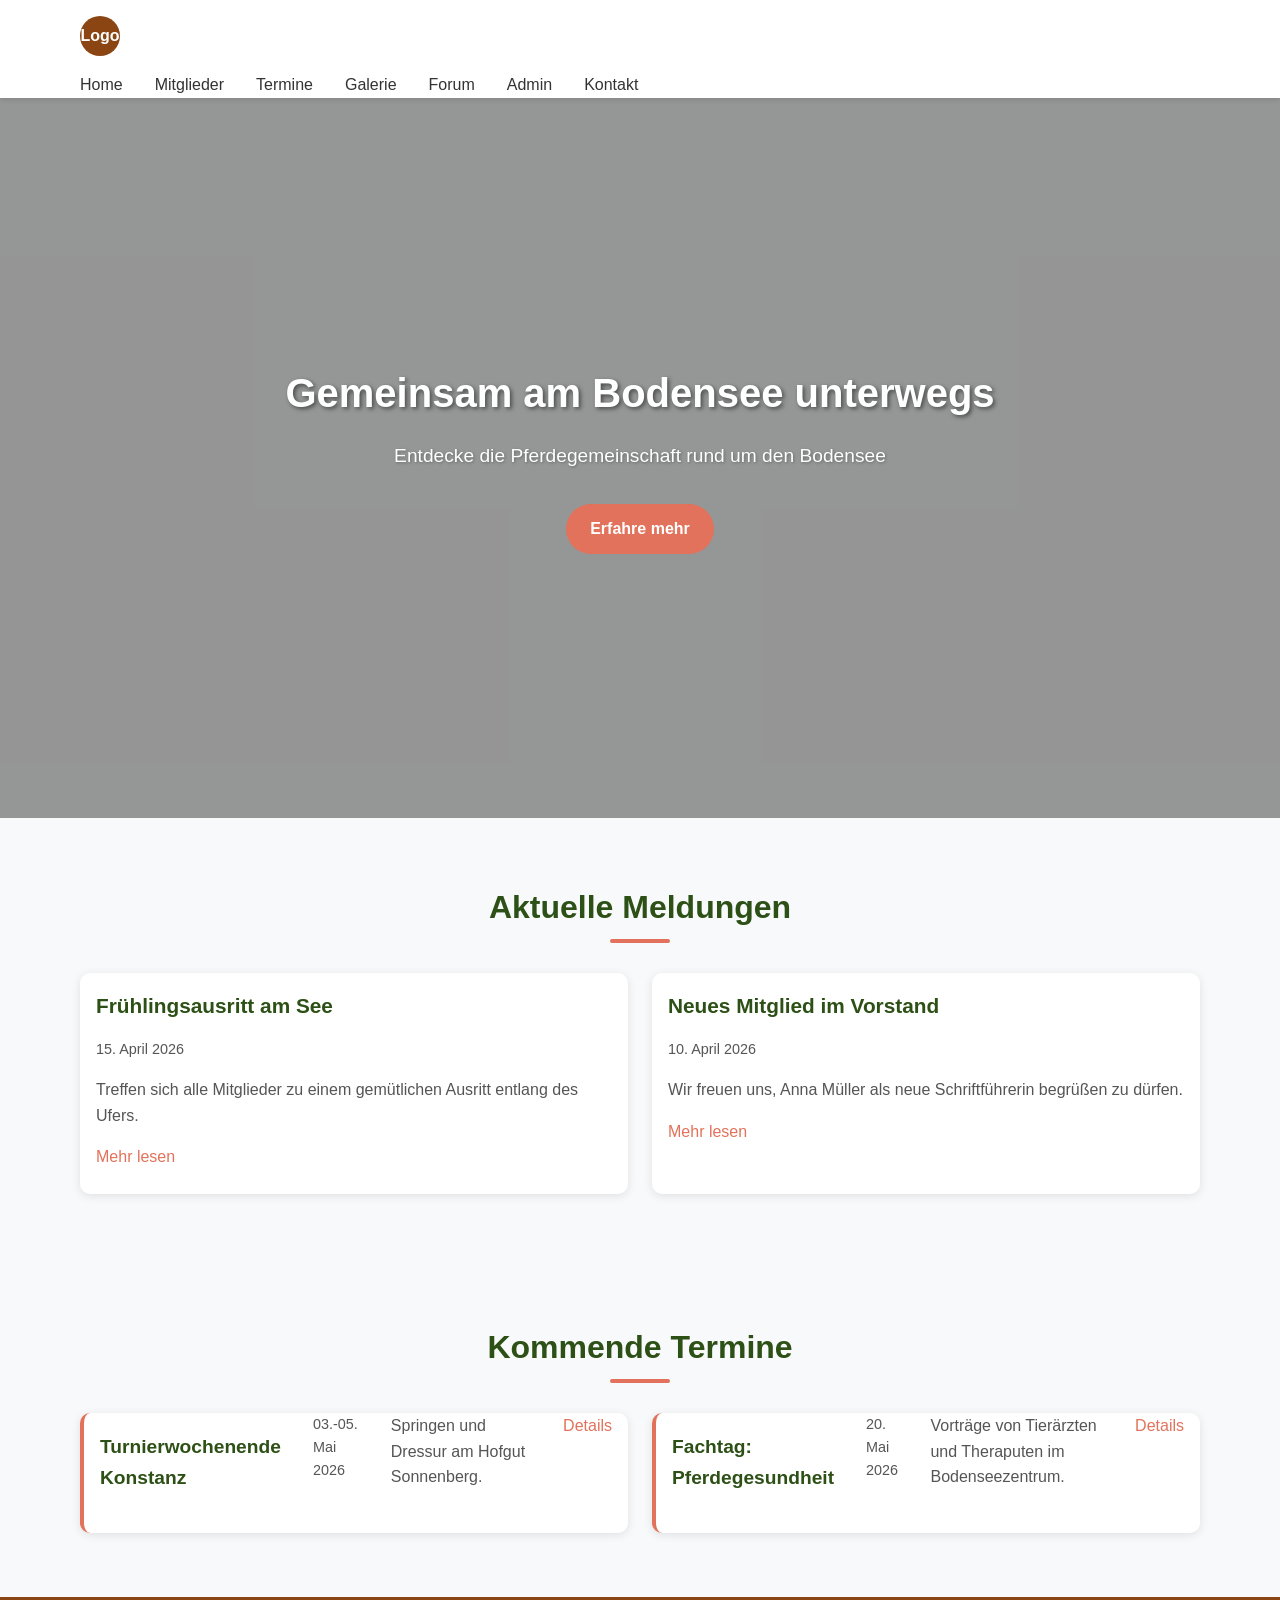
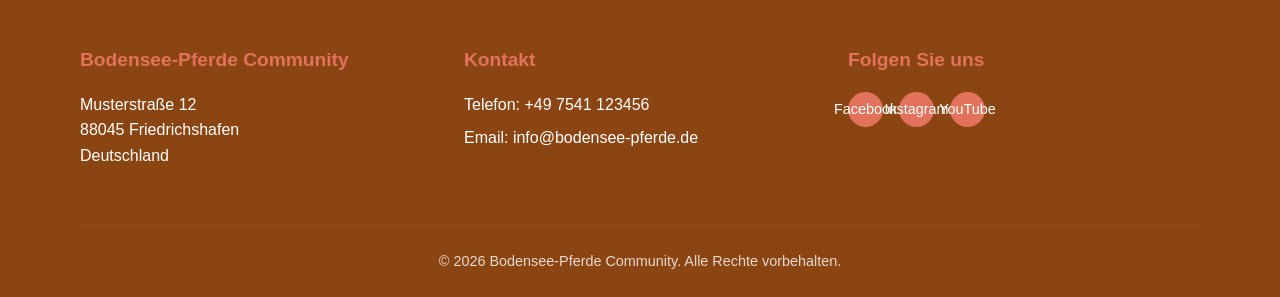
<file: index.html>
<!DOCTYPE html>
<html lang="de">
<head>
    <meta charset="UTF-8">
    <meta name="viewport" content="width=device-width, initial-scale=1.0">
    <title>Bodensee-Pferde Community</title>
    <link rel="stylesheet" href="styles.css">
</head>
<body>
    <header>
        <div class="container">
            <div class="logo">
                <!-- Logo-Platzhalter -->
                <div class="logo-placeholder">Logo</div>
            </div>
            <nav class="navbar" id="navbar">
                <ul>
                    <li><a href="index.html">Home</a></li>
                    <li><a href="mitglieder.html">Mitglieder</a></li>
                    <li><a href="termine.html">Termine</a></li>
                    <li><a href="galerie.html">Galerie</a></li>
                    <li><a href="#">Forum</a></li>
                    <li><a href="admin-dashboard.html">Admin</a></li>
                    <li><a href="#">Kontakt</a></li>
                </ul>
            </nav>
            <button class="nav-toggle" id="nav-toggle" aria-label="Menü öffnen">
                <span class="hamburger"></span>
            </button>
        </div>
    </header>

    <section class="hero">
        <div class="hero-content">
            <h1>Gemeinsam am Bodensee unterwegs</h1>
            <p>Entdecke die Pferdegemeinschaft rund um den Bodensee</p>
            <a href="#" class="btn-primary">Erfahre mehr</a>
        </div>
    </section>

    <section class="news section">
        <div class="container">
            <h2>Aktuelle Meldungen</h2>
            <div class="news-grid">
                <article class="news-card">
                    <h3>Frühlingsausritt am See</h3>
                    <p class="news-date">15. April 2026</p>
                    <p>Treffen sich alle Mitglieder zu einem gemütlichen Ausritt entlang des Ufers.</p>
                    <a href="#" class="btn-link">Mehr lesen</a>
                </article>
                <article class="news-card">
                    <h3>Neues Mitglied im Vorstand</h3>
                    <p class="news-date">10. April 2026</p>
                    <p>Wir freuen uns, Anna Müller als neue Schriftführerin begrüßen zu dürfen.</p>
                    <a href="#" class="btn-link">Mehr lesen</a>
                </article>
            </div>
        </div>
    </section>

    <section class="events section">
        <div class="container">
            <h2>Kommende Termine</h2>
            <div class="events-grid">
                <article class="event-card">
                    <h3>Turnierwochenende Konstanz</h3>
                    <p class="event-date">03.-05. Mai 2026</p>
                    <p>Springen und Dressur am Hofgut Sonnenberg.</p>
                    <a href="#" class="btn-link">Details</a>
                </article>
                <article class="event-card">
                    <h3>Fachtag: Pferdegesundheit</h3>
                    <p class="event-date">20. Mai 2026</p>
                    <p>Vorträge von Tierärzten und Theraputen im Bodenseezentrum.</p>
                    <a href="#" class="btn-link">Details</a>
                </article>
            </div>
        </div>
    </section>

    <footer>
        <div class="container">
            <div class="footer-content">
                <div class="footer-info">
                    <h3>Bodensee-Pferde Community</h3>
                    <p>Musterstraße 12<br>
                    88045 Friedrichshafen<br>
                    Deutschland</p>
                </div>
                <div class="footer-contact">
                    <h3>Kontakt</h3>
                    <p>Telefon: +49 7541 123456</p>
                    <p>Email: info@bodensee-pferde.de</p>
                </div>
                <div class="footer-social">
                    <h3>Folgen Sie uns</h3>
                    <!-- Platzhalter für Social Media Icons -->
                    <div class="social-icons">
                        <span>Facebook</span> <span>Instagram</span> <span>YouTube</span>
                    </div>
                </div>
            </div>
            <div class="footer-bottom">
                <p>&copy; 2026 Bodensee-Pferde Community. Alle Rechte vorbehalten.</p>
            </div>
        </div>
    </footer>

    <script src="script.js"></script>
</body>
</html>
</file>
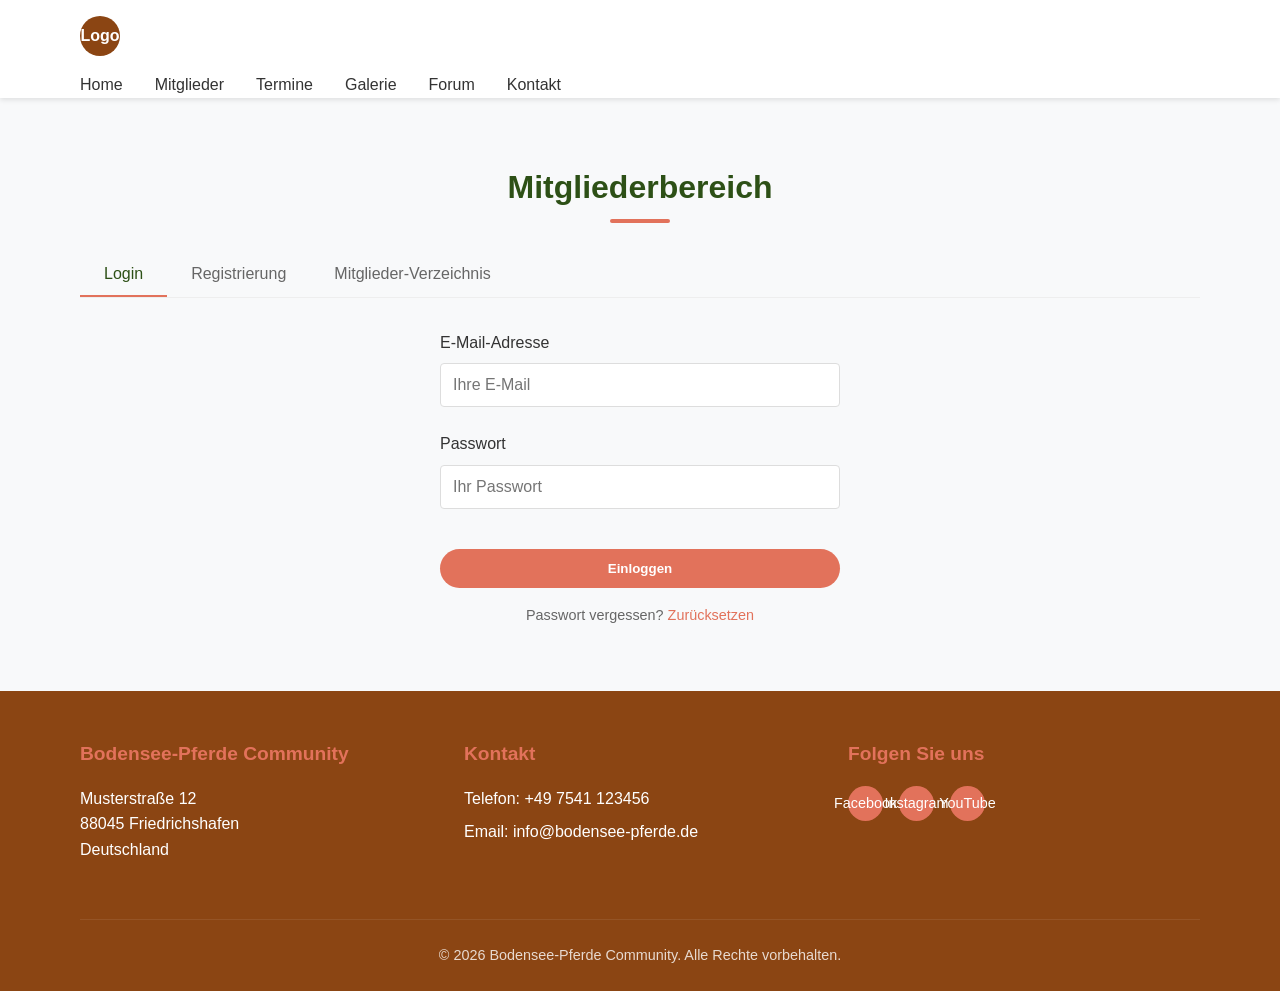
<file: mitglieder.html>
<!DOCTYPE html>
<html lang="de">
<head>
    <meta charset="UTF-8">
    <meta name="viewport" content="width=device-width, initial-scale=1.0">
    <title>Mitglieder - Bodensee-Pferde Community</title>
    <link rel="stylesheet" href="styles.css">
</head>
<body>
    <header>
        <div class="container">
            <div class="logo">
                <div class="logo-placeholder">Logo</div>
            </div>
            <nav class="navbar" id="navbar">
                <ul>
                    <li><a href="index.html">Home</a></li>
                    <li><a href="mitglieder.html" class="active">Mitglieder</a></li>
                    <li><a href="termine.html">Termine</a></li>
                    <li><a href="galerie.html">Galerie</a></li>
                    <li><a href="#">Forum</a></li>
                    <li><a href="#">Kontakt</a></li>
                </ul>
            </nav>
            <button class="nav-toggle" id="nav-toggle" aria-label="Menü öffnen">
                <span class="hamburger"></span>
            </button>
        </div>
    </header>

    <section class="section mitglieder-section">
        <div class="container">
            <h2>Mitgliederbereich</h2>
            
            <div class="tabs">
                <button class="tab-btn active" data-tab="login">Login</button>
                <button class="tab-btn" data-tab="register">Registrierung</button>
                <button class="tab-btn" data-tab="directory">Mitglieder-Verzeichnis</button>
            </div>
            
            <div class="tab-content">
                <!-- Login Form -->
                <div id="login" class="tab-pane active">
                    <form class="auth-form">
                        <div class="form-group">
                            <label for="login-email">E-Mail-Adresse</label>
                            <input type="email" id="login-email" placeholder="Ihre E-Mail" required>
                        </div>
                        <div class="form-group">
                            <label for="login-password">Passwort</label>
                            <input type="password" id="login-password" placeholder="Ihr Passwort" required>
                        </div>
                        <button type="submit" class="btn-primary btn-block">Einloggen</button>
                        <p class="auth-footer">Passwort vergessen? <a href="#">Zurücksetzen</a></p>
                    </form>
                </div>
                
                <!-- Registration Form -->
                <div id="register" class="tab-pane">
                    <form class="auth-form">
                        <div class="form-group">
                            <label for="reg-firstname">Vorname</label>
                            <input type="text" id="reg-firstname" placeholder="Ihr Vorname" required>
                        </div>
                        <div class="form-group">
                            <label for="reg-lastname">Nachname</label>
                            <input type="text" id="reg-lastname" placeholder="Ihr Nachname" required>
                        </div>
                        <div class="form-group">
                            <label for="reg-email">E-Mail-Adresse</label>
                            <input type="email" id="reg-email" placeholder="Ihre E-Mail" required>
                        </div>
                        <div class="form-group">
                            <label for="reg-password">Passwort</label>
                            <input type="password" id="reg-password" placeholder="Ein sicheres Passwort" required>
                        </div>
                        <div class="form-group">
                            <label for="reg-confirm-password">Passwort bestätigen</label>
                            <input type="password" id="reg-confirm-password" placeholder="Passwort noch einmal eingeben" required>
                        </div>
                        <button type="submit" class="btn-primary btn-block">Registrieren</button>
                        <p class="auth-footer">Bereits Mitglied? <a href="#" data-tab="login">Einloggen</a></p>
                    </form>
                </div>
                
                <!-- Member Directory -->
                <div id="directory" class="tab-pane">
                    <div class="member-filters">
                        <input type="text" placeholder="Nach Name suchen..." class="search-input">
                        <select class="filter-select">
                            <option value="all">Alle Mitglieder</option>
                            <option value="active">Aktive Mitglieder</option>
                            <option value="premium">Premium-Mitglieder</option>
                        </select>
                    </div>
                    
                    <div class="member-grid">
                        <!-- Beispiel-Mitgliedskarten -->
                        <div class="member-card">
                            <div class="member-avatar">
                                <div class="avatar-placeholder">Foto</div>
                            </div>
                            <div class="member-info">
                                <h3>Anna Müller</h3>
                                <p class="member-location">Friedrichshafen</p>
                                <p class="member-status status-premium">Premium-Mitglied</p>
                                <p class="member-bio">Begeisterte Reiterin mit 15 Jahren Erfahrung im Springsport.</p>
                            </div>
                        </div>
                        
                        <div class="member-card">
                            <div class="member-avatar">
                                <div class="avatar-placeholder">Foto</div>
                            </div>
                            <div class="member-info">
                                <h3>Thomas Becker</h3>
                                <p class="member-location">Konstanz</p>
                                <p class="member-status status-active">Aktives Mitglied</p>
                                <p class="member-bio">Westernreiter und Ausbildungsleiter für junge Pferde.</p>
                            </div>
                        </div>
                        
                        <div class="member-card">
                            <div class="member-avatar">
                                <div class="avatar-placeholder">Foto</div>
                            </div>
                            <div class="member-info">
                                <h3>Sarah Weber</h3>
                                <p class="member-location">Überlingen</p>
                                <p class="member-status status-active">Aktives Mitglied</p>
                                <p class="member-bio">Dressurreiterin und Pferdephysiotherapeutin.</p>
                            </div>
                        </div>
                    </div>
                </div>
            </div>
        </div>
    </section>

    <footer>
        <div class="container">
            <div class="footer-content">
                <div class="footer-info">
                    <h3>Bodensee-Pferde Community</h3>
                    <p>Musterstraße 12<br>
                    88045 Friedrichshafen<br>
                    Deutschland</p>
                </div>
                <div class="footer-contact">
                    <h3>Kontakt</h3>
                    <p>Telefon: +49 7541 123456</p>
                    <p>Email: info@bodensee-pferde.de</p>
                </div>
                <div class="footer-social">
                    <h3>Folgen Sie uns</h3>
                    <div class="social-icons">
                        <span>Facebook</span> <span>Instagram</span> <span>YouTube</span>
                    </div>
                </div>
            </div>
            <div class="footer-bottom">
                <p>&copy; 2026 Bodensee-Pferde Community. Alle Rechte vorbehalten.</p>
            </div>
        </div>
    </footer>

    <script src="script.js"></script>
    <script>
        // Tab functionality for members page
        document.addEventListener('DOMContentLoaded', function() {
            const tabButtons = document.querySelectorAll('.tab-btn');
            const tabPanes = document.querySelectorAll('.tab-pane');
            
            tabButtons.forEach(button => {
                button.addEventListener('click', () => {
                    // Deactivate all tabs
                    tabButtons.forEach(btn => btn.classList.remove('active'));
                    tabPanes.forEach(pane => pane.classList.remove('active'));
                    
                    // Activate clicked tab
                    button.classList.add('active');
                    const tabId = button.getAttribute('data-tab');
                    document.getElementById(tabId).classList.add('active');
                });
            });
        });
    </script>
</body>
</html>
</file>
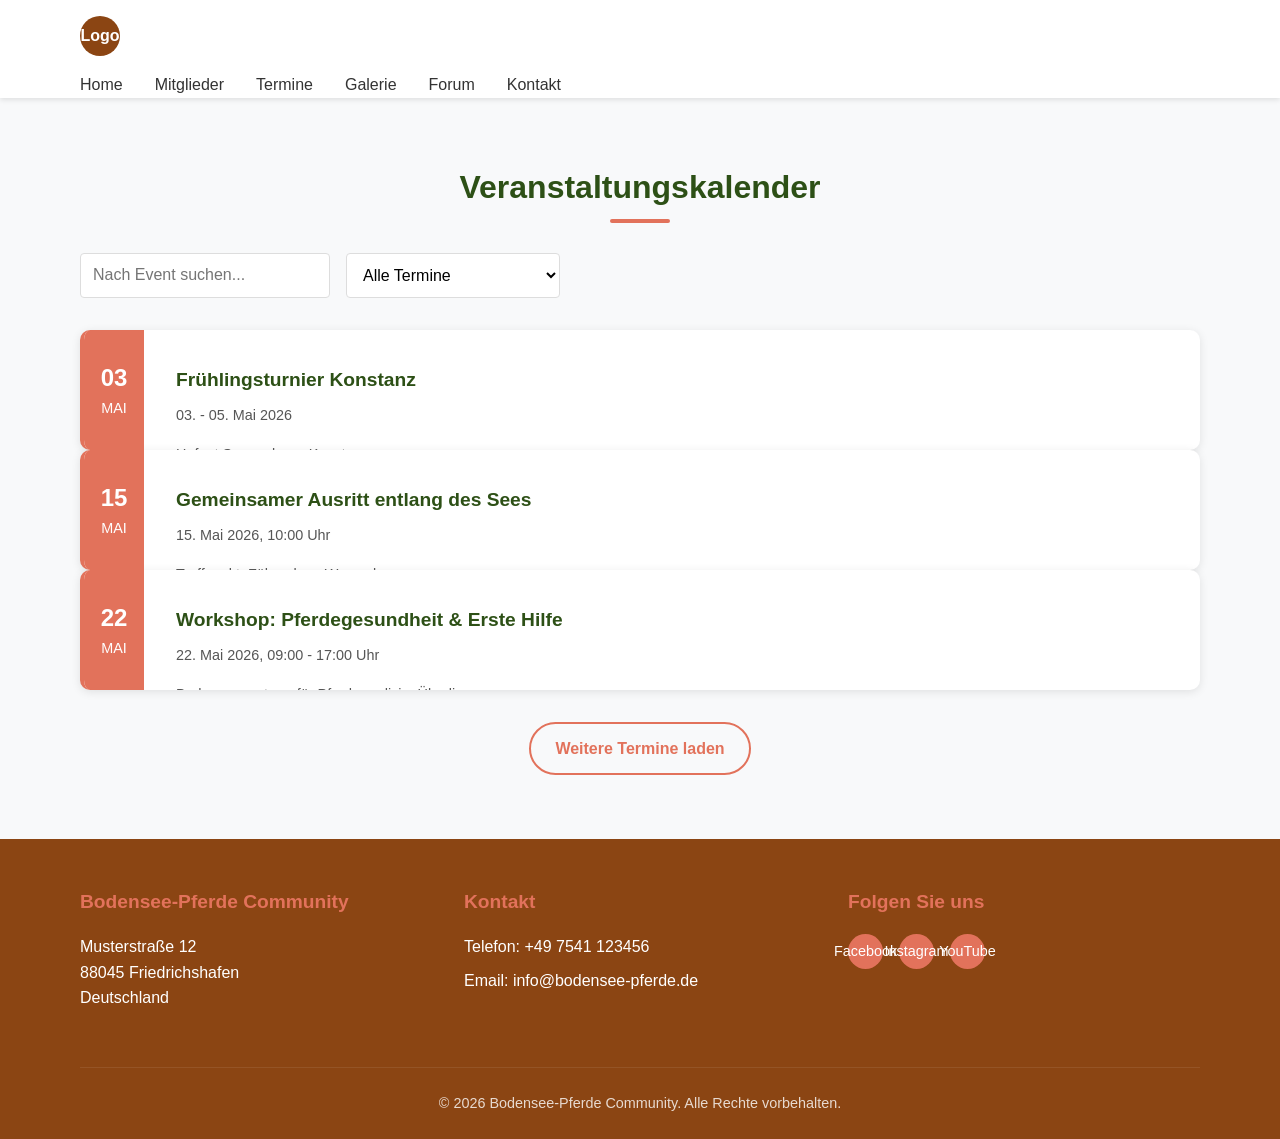
<file: termine.html>
<!DOCTYPE html>
<html lang="de">
<head>
    <meta charset="UTF-8">
    <meta name="viewport" content="width=device-width, initial-scale=1.0">
    <title>Termine - Bodensee-Pferde Community</title>
    <link rel="stylesheet" href="styles.css">
</head>
<body>
    <header>
        <div class="container">
            <div class="logo">
                <div class="logo-placeholder">Logo</div>
            </div>
            <nav class="navbar" id="navbar">
                <ul>
                    <li><a href="index.html">Home</a></li>
                    <li><a href="mitglieder.html">Mitglieder</a></li>
                    <li><a href="termine.html" class="active">Termine</a></li>
                    <li><a href="galerie.html">Galerie</a></li>
                    <li><a href="#">Forum</a></li>
                    <li><a href="#">Kontakt</a></li>
                </ul>
            </nav>
            <button class="nav-toggle" id="nav-toggle" aria-label="Menü öffnen">
                <span class="hamburger"></span>
            </button>
        </div>
    </header>

    <section class="section termine-section">
        <div class="container">
            <h2>Veranstaltungskalender</h2>
            
            <!-- Filter and Search -->
            <div class="event-filters">
                <input type="text" placeholder="Nach Event suchen..." class="search-input">
                <select class="filter-select">
                    <option value="all">Alle Termine</option>
                    <option value="turnier">Turniere</option>
                    <option value="ausritt">Ausritte</option>
                    <option value="seminar">Seminare & Workshops</option>
                </select>
            </div>
            
            <!-- Calendar View (simplified as list) -->
            <div class="event-calendar">
                <!-- Example Event Cards -->
                <div class="event-card">
                    <div class="event-date-badge">
                        <span class="day">03</span>
                        <span class="month">Mai</span>
                    </div>
                    <div class="event-content">
                        <h3>Frühlingsturnier Konstanz</h3>
                        <p class="event-time">03. - 05. Mai 2026</p>
                        <p class="event-location">Hofgut Sonnenberg, Konstanz</p>
                        <p class="event-description">Springen und Dressur für alle Leistungsstände. Zuschauer herzlich willkommen!</p>
                        <div class="event-tags">
                            <span class="tag tag-turnier">Turnier</span>
                            <span class="tag tag-springen">Springen</span>
                        </div>
                        <a href="#" class="btn-primary">Zum Event</a>
                    </div>
                </div>
                
                <div class="event-card">
                    <div class="event-date-badge">
                        <span class="day">15</span>
                        <span class="month">Mai</span>
                    </div>
                    <div class="event-content">
                        <h3>Gemeinsamer Ausritt entlang des Sees</h3>
                        <p class="event-time">15. Mai 2026, 10:00 Uhr</p>
                        <p class="event-location">Treffpunkt: Fähranlage Wasserburg</p>
                        <p class="event-description">Gemütlicher Ausritt für Pferd und Reiter aller Rassen und Disziplinen. Anschließend Einkehr im Seerestaurant.</p>
                        <div class="event-tags">
                            <span class="tag tag-ausritt">Ausritt</span>
                            <span class="tag tag-gesellig">Gesellig</span>
                        </span>
                        </div>
                        <a href="#" class="btn-primary">Zum Event</a>
                    </div>
                </div>
                
                <div class="event-card">
                    <div class="event-date-badge">
                        <span class="day">22</span>
                        <span class="month">Mai</span>
                    </div>
                    <div class="event-content">
                        <h3>Workshop: Pferdegesundheit & Erste Hilfe</h3>
                        <p class="event-time">22. Mai 2026, 09:00 - 17:00 Uhr</p>
                        <p class="event-location">Bodenseezentrum für Pferdemedizin, Überlingen</p>
                        <p class="event-description">Praxisnaher Workshop mit Tierärztin Dr. Schmidt. Themen: Wundversorgung, Kolik-Erkennung, Notfallmaßnahmen.</p>
                        <div class="event-tags">
                            <span class="tag tag-seminar">Seminar</span>
                            <span class="tag tag-gesundheit">Gesundheit</span>
                        </div>
                        <a href="#" class="btn-primary">Zum Event</a>
                    </div>
                </div>
            </div>
            
            <!-- Load More Button (placeholder) -->
            <div class="text-center mt-4">
                <a href="#" class="btn-outline">Weitere Termine laden</a>
            </div>
        </div>
    </section>

    <footer>
        <div class="container">
            <div class="footer-content">
                <div class="footer-info">
                    <h3>Bodensee-Pferde Community</h3>
                    <p>Musterstraße 12<br>
                    88045 Friedrichshafen<br>
                    Deutschland</p>
                </div>
                <div class="footer-contact">
                    <h3>Kontakt</h3>
                    <p>Telefon: +49 7541 123456</p>
                    <p>Email: info@bodensee-pferde.de</p>
                </div>
                <div class="footer-social">
                    <h3>Folgen Sie uns</h3>
                    <div class="social-icons">
                        <span>Facebook</span> <span>Instagram</span> <span>YouTube</span>
                    </div>
                </div>
            </div>
            <div class="footer-bottom">
                <p>&copy; 2026 Bodensee-Pferde Community. Alle Rechte vorbehalten.</p>
            </div>
        </div>
    </footer>

    <script src="script.js"></script>
</body>
</html>
</file>
<file: styles.css>
/* Modernes, responsives Design für Bodensee-Pferde Community */
/* Mobile-First Ansatz */
/* Farbpalette: Grün #2d5016, Braun #8B4513, Terrakotta #E2725B */

:root {
    --gruen: #2d5016;
    --braun: #8B4513;
    --terrakotta: #E2725B;
    --hell: #f8f9fa;
    --dunkel: #333;
    --weiss: #fff;
}

/* Basis-Styles */
* {
    margin: 0;
    padding: 0;
    box-sizing: border-box;
}

body {
    font-family: 'Segoe UI', Tahoma, Geneva, Verdana, sans-serif;
    line-height: 1.6;
    color: var(--dunkel);
    background-color: var(--hell);
}

.container {
    width: 90%;
    max-width: 1200px;
    margin: 0 auto;
    padding: 0 1rem;
}

/* Header und Navigation */
header {
    background-color: var(--weiss);
    box-shadow: 0 2px 5px rgba(0,0,0,0.1);
    position: sticky;
    top: 0;
    z-index: 1000;
}

.logo {
    display: flex;
    align-items: center;
    padding: 1rem 0;
}

.logo-placeholder {
    background-color: var(--braun);
    color: var(--weiss);
    width: 40px;
    height: 40px;
    display: flex;
    align-items: center;
    justify-content: center;
    font-weight: bold;
    border-radius: 50%;
}

.navbar ul {
    display: flex;
    list-style: none;
    gap: 2rem;
}

.navbar a {
    text-decoration: none;
    color: var(--dunkel);
    font-weight: 500;
    transition: color 0.3s;
}

.navbar a:hover {
    color: var(--terrakotta);
}

/* Mobile Navigation Toggle */
.nav-toggle {
    display: none;
    flex-direction: column;
    justify-content: space-between;
    width: 25px;
    height: 20px;
    background: transparent;
    border: none;
    cursor: pointer;
}

.hamburger,
.hamburger::before,
.hamburger::after {
    content: '';
    display: block;
    width: 100%;
    height: 3px;
    background-color: var(--dunkel);
    border-radius: 3px;
    transition: all 0.3s ease;
}

.hamburger::before {
    transform: translateY(-8px);
}

.hamburger::after {
    transform: translateY(5px);
}

/* Hero-Bereich */
.hero {
    background-image: url('https://via.placeholder.com/1200x400/8B4513/FFFFFF?text=Pferde+Hintergrundbild');
    background-size: cover;
    background-position: center;
    height: 80vh;
    display: flex;
    align-items: center;
    justify-content: center;
    text-align: center;
    color: var(--weiss);
    position: relative;
}

.hero::before {
    content: '';
    position: absolute;
    top: 0;
    left: 0;
    right: 0;
    bottom: 0;
    background: rgba(0,0,0,0.4);
}

.hero-content {
    position: relative;
    z-index: 1;
    max-width: 800px;
    padding: 0 1rem;
}

.hero h1 {
    font-size: 2.5rem;
    margin-bottom: 1rem;
    text-shadow: 2px 2px 4px rgba(0,0,0,0.5);
}

.hero p {
    font-size: 1.2rem;
    margin-bottom: 2rem;
    text-shadow: 1px 1px 3px rgba(0,0,0,0.3);
}

.btn-primary {
    display: inline-block;
    background-color: var(--terrakotta);
    color: var(--weiss);
    padding: 0.75rem 1.5rem;
    border-radius: 30px;
    text-decoration: none;
    font-weight: 600;
    transition: all 0.3s;
    border: none;
    cursor: pointer;
}

.btn-primary:hover {
    background-color: #d8634a;
    transform: translateY(-3px);
    box-shadow: 0 4px 8px rgba(0,0,0,0.2);
}

/* Sektionen */
.section {
    padding: 4rem 0;
}

.section h2 {
    text-align: center;
    margin-bottom: 2.5rem;
    color: var(--gruen);
    font-size: 2rem;
    position: relative;
}

.section h2::after {
    content: '';
    position: absolute;
    bottom: -10px;
    left: 50%;
    transform: translateX(-50%);
    width: 60px;
    height: 4px;
    background-color: var(--terrakotta);
    border-radius: 2px;
}

/* News-Bereich */
.news-grid {
    display: grid;
    grid-template-columns: repeat(auto-fit, minmax(280px, 1fr));
    gap: 1.5rem;
}

.news-card {
    background-color: var(--weiss);
    border-radius: 10px;
    overflow: hidden;
    box-shadow: 0 2px 10px rgba(0,0,0,0.1);
    transition: transform 0.3s, box-shadow 0.3s;
}

.news-card:hover {
    transform: translateY(-5px);
    box-shadow: 0 5px 15px rgba(0,0,0,0.15);
}

.news-card h3 {
    color: var(--gruen);
    margin: 1rem;
    font-size: 1.3rem;
}

.news-date {
    display: block;
    color: #666;
    margin: 0 1rem 0.5rem;
    font-size: 0.9rem;
}

.news-card p {
    margin: 0 1rem 1rem;
    color: #555;
}

.btn-link {
    display: inline-block;
    color: var(--terrakotta);
    text-decoration: none;
    font-weight: 500;
    margin: 0 1rem 1.5rem;
    transition: color 0.3s;
}

.btn-link:hover {
    color: var(--braun);
    text-decoration: underline;
}

/* Termine-Bereich */
.events-grid {
    display: grid;
    grid-template-columns: repeat(auto-fit, minmax(280px, 1fr));
    gap: 1.5rem;
}

.event-card {
    background-color: var(--weiss);
    border-left: 4px solid var(--terrakotta);
    border-radius: 0 8px 8px 0;
    overflow: hidden;
    box-shadow: 0 2px 10px rgba(0,0,0,0.1);
    transition: transform 0.3s, box-shadow 0.3s;
}

.event-card:hover {
    transform: translateY(-5px);
    box-shadow: 0 5px 15px rgba(0,0,0,0.15);
}

.event-card h3 {
    color: var(--gruen);
    margin: 1.2rem 1rem 0.5rem;
    font-size: 1.2rem;
}

.event-date {
    display: block;
    color: #666;
    margin: 0 1rem 0.5rem;
    font-size: 0.9rem;
    font-weight: 500;
}

.event-card p {
    margin: 0 1rem 1rem;
    color: #555;
}

/* Footer */
footer {
    background-color: var(--braun);
    color: var(--weiss);
}

.footer-content {
    display: grid;
    grid-template-columns: repeat(auto-fit, minmax(250px, 1fr));
    gap: 2rem;
    padding: 3rem 0;
}

.footer-info h3,
.footer-contact h3,
.footer-social h3 {
    margin-bottom: 1rem;
    color: var(--terrakotta);
    font-size: 1.2rem;
}

.footer-info p {
    margin-bottom: 0.5rem;
    line-height: 1.6;
}

.footer-contact p {
    margin-bottom: 0.5rem;
}

.social-icons {
    display: flex;
    gap: 1rem;
    margin-top: 1rem;
}

.social-icons span {
    background-color: var(--terrakotta);
    color: var(--weiss);
    width: 35px;
    height: 35px;
    display: flex;
    align-items: center;
    justify-content: center;
    border-radius: 50%;
    font-size: 0.9rem;
    cursor: pointer;
    transition: background-color 0.3s;
}

.social-icons span:hover {
    background-color: #d8634a;
}

.footer-bottom {
    text-align: center;
    padding: 1.5rem 0;
    border-top: 1px solid rgba(255,255,255,0.1);
    font-size: 0.9rem;
    opacity: 0.8;
}

/* Tabs */
.tabs {
    display: flex;
    margin-bottom: 2rem;
    border-bottom: 1px solid #eee;
}

.tab-btn {
    background: none;
    border: none;
    padding: 0.75rem 1.5rem;
    cursor: pointer;
    font-size: 1rem;
    font-weight: 500;
    color: #666;
    border-bottom: 2px solid transparent;
    transition: all 0.3s;
}

.tab-btn.active {
    color: var(--gruen);
    border-bottom-color: var(--terrakotta);
}

.tab-btn:hover:not(.active) {
    color: var(--terrakotta);
}

.tab-pane {
    display: none;
}

.tab-pane.active {
    display: block;
}

/* Auth Forms */
.auth-form {
    max-width: 400px;
    margin: 0 auto;
}

.form-group {
    margin-bottom: 1.5rem;
}

.form-group label {
    display: block;
    margin-bottom: 0.5rem;
    font-weight: 500;
    color: var(--dunkel);
}

.form-group input {
    width: 100%;
    padding: 0.75rem;
    border: 1px solid #ddd;
    border-radius: 4px;
    font-size: 1rem;
    transition: border-color 0.3s;
}

.form-group input:focus {
    outline: none;
    border-color: var(--terrakotta);
}

.btn-block {
    width: 100%;
    padding: 0.75rem;
    margin-top: 1rem;
}

.auth-footer {
    text-align: center;
    margin-top: 1rem;
    font-size: 0.9rem;
    color: #666;
}

.auth-footer a {
    color: var(--terrakotta);
    text-decoration: none;
}

.auth-footer a:hover {
    text-decoration: underline;
}

/* Member Directory */
.member-filters {
    display: flex;
    gap: 1rem;
    margin-bottom: 2rem;
    flex-wrap: wrap;
}

.search-input {
    padding: 0.75rem;
    border: 1px solid #ddd;
    border-radius: 4px;
    width: 250px;
    font-size: 1rem;
}

.filter-select {
    padding: 0.75rem;
    border: 1px solid #ddd;
    border-radius: 4px;
    background-color: var(--weiss);
    font-size: 1rem;
    cursor: pointer;
}

.member-grid {
    display: grid;
    grid-template-columns: repeat(auto-fill, minmax(280px, 1fr));
    gap: 1.5rem;
}

.member-card {
    background-color: var(--weiss);
    border-radius: 10px;
    overflow: hidden;
    box-shadow: 0 2px 10px rgba(0,0,0,0.1);
    transition: transform 0.3s, box-shadow 0.3s;
    display: flex;
}

.member-card:hover {
    transform: translateY(-5px);
    box-shadow: 0 5px 15px rgba(0,0,0,0.15);
}

.member-avatar {
    width: 80px;
    height: 80px;
    background-color: #f0f0f0;
    display: flex;
    align-items: center;
    justify-content: center;
}

.avatar-placeholder {
    width: 50px;
    height: 50px;
    background-color: #ccc;
    border-radius: 50%;
    display: flex;
    align-items: center;
    justify-content: center;
    color: #666;
    font-size: 0.9rem;
}

.member-info {
    padding: 1.5rem;
    flex: 1;
}

.member-info h3 {
    color: var(--gruen);
    margin-bottom: 0.5rem;
}

.member-location {
    color: #666;
    font-size: 0.9rem;
    margin-bottom: 0.5rem;
}

.member-status {
    display: inline-block;
    padding: 0.25rem 0.5rem;
    border-radius: 12px;
    font-size: 0.85rem;
    font-weight: 500;
    margin-bottom: 1rem;
}

.status-premium {
    background-color: rgba(226, 114, 91, 0.1);
    color: var(--terrakotta);
}

.status-active {
    background-color: rgba(45, 80, 22, 0.1);
    color: var(--gruen);
}

.member-bio {
    color: #555;
    line-height: 1.5;
}

/* Events Page */
.event-filters {
    display: flex;
    gap: 1rem;
    margin-bottom: 2rem;
    flex-wrap: wrap;
}

.event-calendar {
    /* Grid layout for events */
}

.event-card {
    display: flex;
    background-color: var(--weiss);
    border-radius: 10px;
    overflow: hidden;
    box-shadow: 0 2px 10px rgba(0,0,0,0.1);
    transition: transform 0.3s, box-shadow 0.3s;
    height: 120px;
}

.event-card:hover {
    transform: translateY(-5px);
    box-shadow: 0 5px 15px rgba(0,0,0,0.15);
}

.event-date-badge {
    width: 60px;
    background-color: var(--terrakotta);
    color: var(--weiss);
    display: flex;
    flex-direction: column;
    align-items: center;
    justify-content: center;
    padding: 0.5rem;
}

.day {
    font-size: 1.5rem;
    font-weight: bold;
    display: block;
}

.month {
    font-size: 0.9rem;
    text-transform: uppercase;
    display: block;
}

.event-content {
    flex: 1;
    padding: 1rem;
    display: flex;
    flex-direction: column;
    justify-content: space-between;
}

.event-content h3 {
    color: var(--gruen);
    margin-bottom: 0.5rem;
}

.event-time {
    color: #666;
    font-size: 0.9rem;
    margin-bottom: 0.5rem;
}

.event-location {
    color: #666;
    font-size: 0.9rem;
    margin-bottom: 0.5rem;
}

.event-description {
    color: #555;
    flex-grow: 1;
    margin-bottom: 1rem;
    line-height: 1.4;
}

.event-tags {
    display: flex;
    gap: 0.5rem;
    flex-wrap: wrap;
}

.tag {
    background-color: #f0f0f0;
    color: #666;
    padding: 0.25rem 0.5rem;
    border-radius: 12px;
    font-size: 0.85rem;
}

.tag-turnier {
    background-color: rgba(226, 114, 91, 0.1);
    color: var(--terrakotta);
}

.tag-springen {
    background-color: rgba(226, 114, 91, 0.1);
    color: var(--terrakotta);
}

.tag-ausritt {
    background-color: rgba(45, 80, 22, 0.1);
    color: var(--gruen);
}

.tag-gesellig {
    background-color: rgba(45, 80, 22, 0.1);
    color: var(--gruen);
}

.tag-seminar {
    background-color: rgba(226, 114, 91, 0.1);
    color: var(--terrakotta);
}

.tag-gesundheit {
    background-color: rgba(226, 114, 91, 0.1);
    color: var(--terrakotta);
}

/* Gallery Page */
.gallery-filters {
    display: flex;
    gap: 1rem;
    margin-bottom: 2rem;
    flex-wrap: wrap;
}

.gallery-grid {
    display: grid;
    grid-template-columns: repeat(auto-fill, minmax(280px, 1fr));
    gap: 1.5rem;
}

.gallery-item {
    position: relative;
    overflow: hidden;
    border-radius: 10px;
    box-shadow: 0 2px 10px rgba(0,0,0,0.1);
    transition: transform 0.3s;
}

.gallery-item:hover {
    transform: translateY(-5px);
}

.gallery-item img {
    width: 100%;
    height: auto;
    display: block;
    transition: transform 0.5s;
}

.gallery-item:hover img {
    transform: scale(1.05);
}

.gallery-overlay {
    position: absolute;
    bottom: 0;
    left: 0;
    right: 0;
    background: rgba(0,0,0,0.6);
    color: var(--weiss);
    padding: 1rem;
    transform: translateY(100%);
    transition: transform 0.3s;
}

.gallery-item:hover .gallery-overlay {
    transform: translateY(0);
}

.gallery-overlay h3 {
    margin-bottom: 0.5rem;
}

.gallery-category {
    display: inline-block;
    background-color: rgba(255,255,255,0.2);
    padding: 0.25rem 0.5rem;
    border-radius: 12px;
    font-size: 0.85rem;
    margin-bottom: 0.5rem;
}

/* Utility Classes */
.text-center {
    text-align: center;
}

.mt-4 {
    margin-top: 2rem;
}

.w-50 {
    width: 50%;
}

.btn-outline {
    display: inline-block;
    background-color: transparent;
    color: var(--terrakotta);
    border: 2px solid var(--terrakotta);
    padding: 0.75rem 1.5rem;
    border-radius: 30px;
    text-decoration: none;
    font-weight: 600;
    transition: all 0.3s;
}

.btn-outline:hover {
    background-color: var(--terrakotta);
    color: var(--weiss);
}

/* Responsivität */
@media (max-width: 768px) {
    .navbar {
        position: fixed;
        top: 0;
        left: -100%;
        width: 100%;
        height: 100vh;
        background-color: var(--weiss);
        flex-direction: column;
        align-items: center;
        justify-content: center;
        gap: 3rem;
        transition: left 0.3s ease;
        box-shadow: 5px 0 10px rgba(0,0,0,0.2);
        z-index: 999;
    }
    
    .navbar.active {
        left: 0;
    }
    
    .nav-toggle {
        display: flex;
    }
    
    .hero {
        height: 60vh;
    }
    
    .hero h1 {
        font-size: 2rem;
    }
    
    .hero p {
        font-size: 1rem;
    }
    
    .section {
        padding: 2.5rem 0;
    }
    
    .section h2 {
        font-size: 1.8rem;
        margin-bottom: 2rem;
    }
    
    .footer-content {
        grid-template-columns: 1fr;
        text-align: center;
    }
    
    .footer-info,
    .footer-contact,
    .footer-social {
        margin-bottom: 2rem;
    }
    
    .social-icons {
        justify-content: center;
    }
    
    /* Adjust tabs for mobile */
    .tabs {
        flex-wrap: wrap;
    }
    
    .tab-btn {
        padding: 0.5rem 1rem;
        font-size: 0.9rem;
    }
    
    .member-filters,
    .event-filters,
    .gallery-filters {
        flex-direction: column;
        align-items: stretch;
    }
    
    .search-input,
    .filter-select {
        width: 100%;
    }
    
    .member-grid,
    .gallery-grid {
        grid-template-columns: 1fr;
    }
    
    .member-card {
        flex-direction: column;
    }
    
    .member-avatar {
        width: 60px;
        height: 60px;
    }
    
    .event-card {
        flex-direction: column;
        height: auto;
    }
    
    .event-date-badge {
        flex-direction: row;
        width: 100%;
        justify-content: center;
        gap: 0.5rem;
    }
    
    .day {
        font-size: 1.2rem;
    }
    
    .month {
        font-size: 0.85rem;
    }
    
    .event-content {
        padding: 1.5rem;
    }
}

@media (max-width: 480px) {
    .hero {
        height: 50vh;
    }
    
    .hero h1 {
        font-size: 1.8rem;
    }
    
    .hero p {
        font-size: 0.9rem;
    }
    
    .btn-primary {
        padding: 0.6rem 1.2rem;
        font-size: 0.9rem;
    }
    
    .news-grid,
    .events-grid {
        grid-template-columns: 1fr;
    }
    
    .auth-form {
        margin: 0 1rem;
    }
    
    .tab-btn {
        padding: 0.5rem;
        font-size: 0.85rem;
    }
    
    .member-info h3 {
        font-size: 1.1rem;
    }
}
</file>
